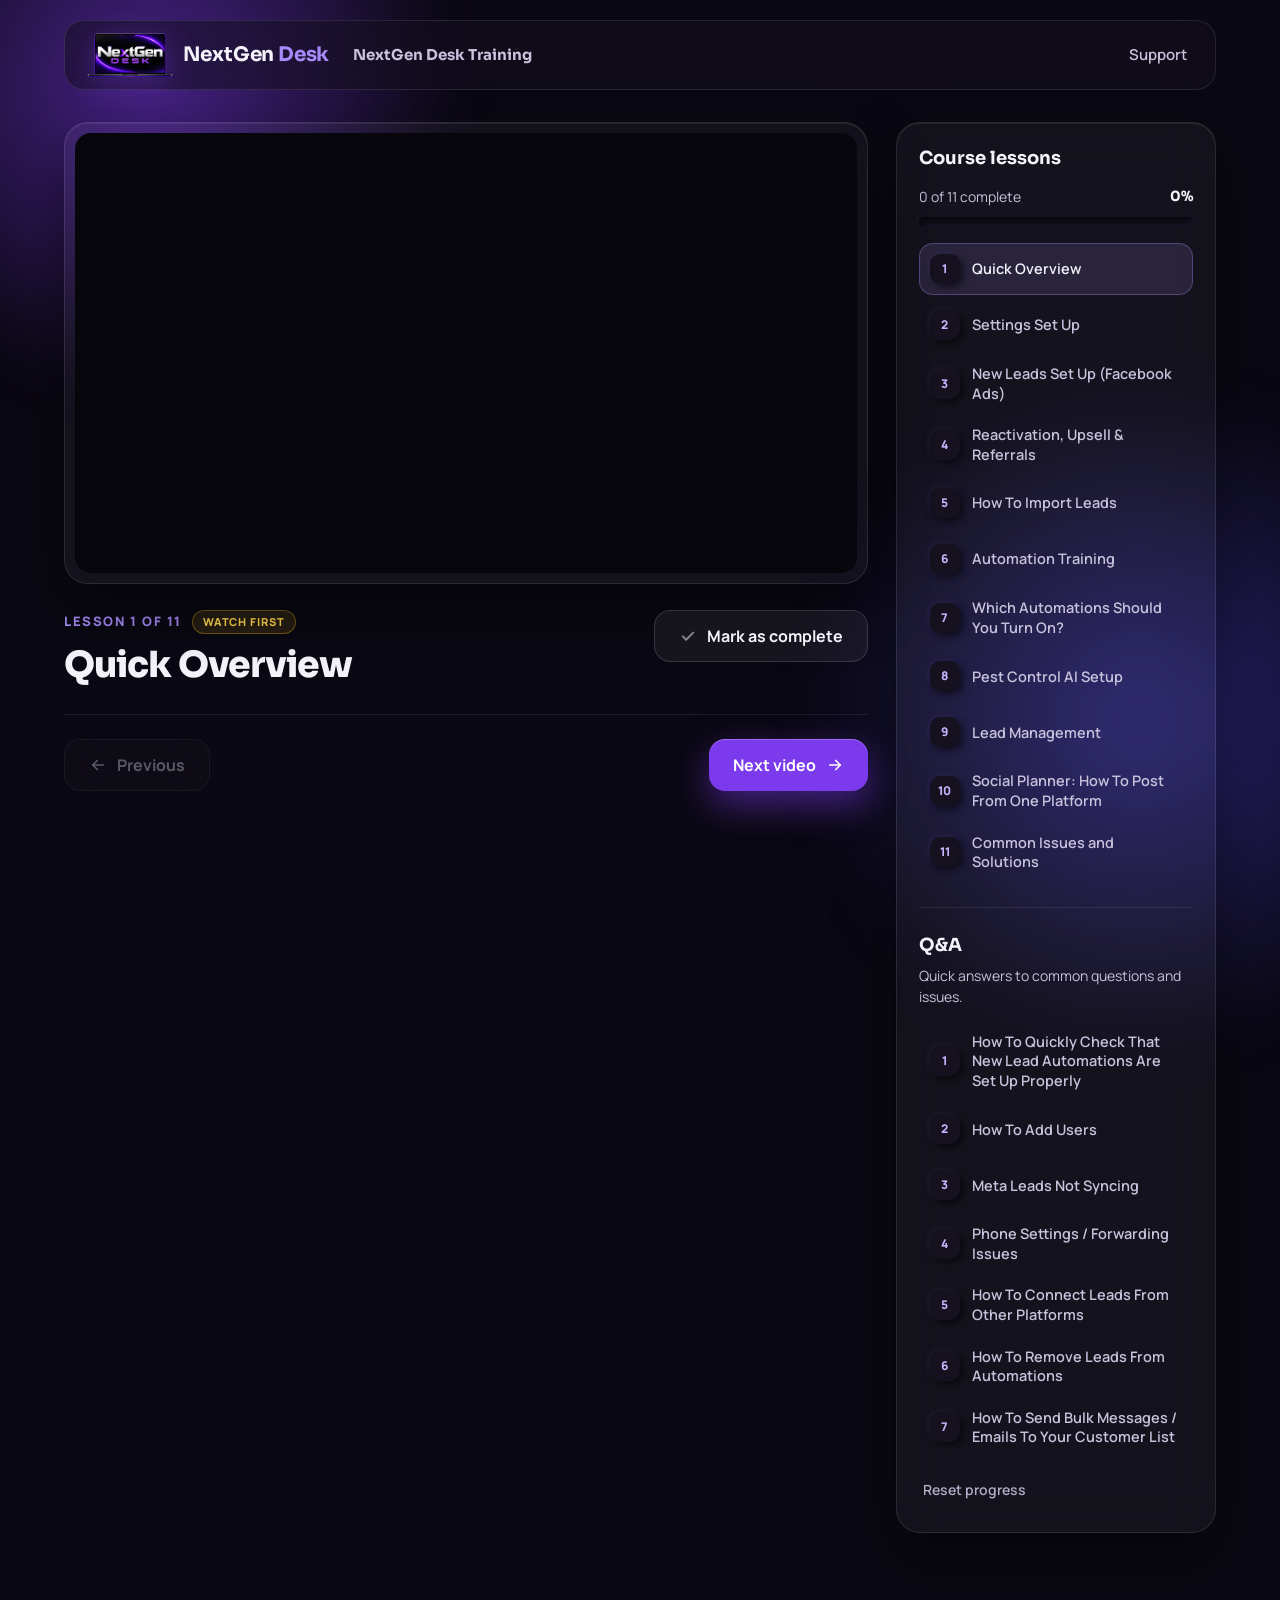
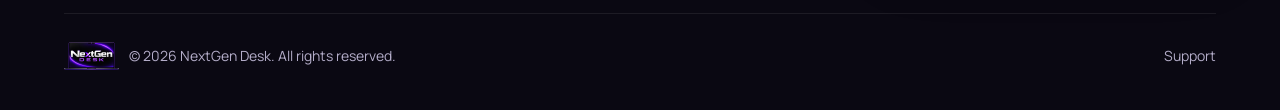
<file: index.html>
<!doctype html>
<html lang="en">
<head>
  <meta charset="utf-8">
  <meta name="viewport" content="width=device-width, initial-scale=1">
  <title>NextGen Desk Training</title>
  <meta name="description" content="NextGen Desk Training: watch the course lessons and Q&amp;A videos, and track your progress.">
  <meta name="robots" content="noindex, nofollow">

  <link rel="preconnect" href="https://fonts.googleapis.com">
  <link rel="preconnect" href="https://fonts.gstatic.com" crossorigin>
  <link rel="stylesheet" href="https://fonts.googleapis.com/css2?family=Sora:wght@500;600;700;800&family=Manrope:wght@400;500;600;700;800&display=swap">

  <link rel="stylesheet" href="styles.css">
  <link rel="stylesheet" href="course.css">
</head>
<body>

<div class="page">
  <div class="glow glow--1" aria-hidden="true"></div>
  <div class="glow glow--2" aria-hidden="true"></div>

  <header class="site-header">
    <div class="container">
      <nav class="nav" aria-label="Main">
        <a href="index.html" class="brand" aria-label="NextGen Desk home">
          <img class="brand__logo" src="assets/nextgen-desk-logo-sm.png" alt="" width="109" height="56">
          <span class="brand__name">NextGen <span class="brand__accent">Desk</span></span>
        </a>
        <span class="nav__course">NextGen Desk Training</span>
        <a href="mailto:nextgendeskai@gmail.com" class="nav__link">Support</a>
      </nav>
    </div>
  </header>

  <main class="container learn">

    <!-- Player column -->
    <section class="learn__main" aria-labelledby="lessonTitle">
      <div class="player glass">
        <div class="player__frame" id="playerFrame" oncontextmenu="return false;">
          <!-- video iframe or placeholder goes here -->
        </div>
      </div>

      <div class="lesson-head">
        <div class="lesson-head__text">
          <div class="lesson-head__kicker"><span id="lessonNum">Lesson 1</span><span id="lessonTag" class="lesson-tag" hidden></span></div>
          <h1 id="lessonTitle" class="lesson-head__title"></h1>
          <p id="lessonDesc" class="lesson-head__desc" hidden></p>
        </div>
        <button type="button" id="completeBtn" class="btn btn--ghost complete-btn" aria-pressed="false">
          <svg aria-hidden="true" viewBox="0 0 24 24" fill="none" stroke="currentColor" stroke-width="2.6" stroke-linecap="round" stroke-linejoin="round"><path d="M5 12.5l4.5 4.5L19 7.5"/></svg>
          <span id="completeLabel">Mark as complete</span>
        </button>
      </div>

      <div class="pager">
        <button type="button" id="prevBtn" class="btn btn--ghost">
          <svg aria-hidden="true" viewBox="0 0 24 24" fill="none" stroke="currentColor" stroke-width="2.2" stroke-linecap="round" stroke-linejoin="round"><path d="M19 12H5"/><path d="M11 18l-6-6 6-6"/></svg>
          Previous
        </button>
        <button type="button" id="nextBtn" class="btn btn--primary">
          <span id="nextLabel">Next video</span>
          <svg aria-hidden="true" viewBox="0 0 24 24" fill="none" stroke="currentColor" stroke-width="2.2" stroke-linecap="round" stroke-linejoin="round"><path d="M5 12h14"/><path d="M13 6l6 6-6 6"/></svg>
        </button>
      </div>
    </section>

    <!-- Sidebar: course lessons and Q&A videos. The section you are watching sits on top. -->
    <aside class="learn__side glass" aria-label="Course lessons and Q&amp;A videos">
      <div id="sideSections">
        <section class="side__sec" id="secCourse" aria-labelledby="courseTitle">
          <div class="side__head">
            <h2 class="side__title" id="courseTitle">Course lessons</h2>
            <div class="side__progress">
              <span id="progressText">0 of 0 complete</span>
              <strong id="progressPct">0%</strong>
            </div>
            <div class="bar" role="progressbar" aria-label="Course progress" aria-valuemin="0" aria-valuemax="100" aria-valuenow="0" id="progressBar">
              <div class="bar__fill" id="progressFill"></div>
            </div>
          </div>
          <ol class="lesson-list" id="lessonList"></ol>
        </section>

        <section class="side__sec" id="secQA" aria-labelledby="qaTitle" hidden>
          <div class="side__head">
            <h2 class="side__title" id="qaTitle">Q&amp;A</h2>
            <p class="side__note">Quick answers to common questions and issues.</p>
          </div>
          <ol class="lesson-list lesson-list--qa" id="qaList"></ol>
        </section>
      </div>
      <button type="button" class="link-btn" id="resetBtn">Reset progress</button>
    </aside>
  </main>

  <div class="container">
    <footer class="footer">
      <div class="footer__brand">
        <img class="footer__logo" src="assets/nextgen-desk-logo-sm.png" alt="" width="62" height="32">
        <span>© <span id="year">2026</span> NextGen Desk. All rights reserved.</span>
      </div>
      <div class="footer__links">
        <a href="mailto:nextgendeskai@gmail.com">Support</a>
      </div>
    </footer>
  </div>
</div>

<div class="toast" id="toast" role="status" aria-live="polite"></div>

<script src="course-data.js"></script>
<script src="course.js"></script>
<!-- GoHighLevel chat widget -->
<script src="https://widgets.leadconnectorhq.com/loader.js" data-resources-url="https://widgets.leadconnectorhq.com/chat-widget/loader.js" data-widget-id="6ab671c58615594d9ab5c466"></script>
</body>
</html>
</file>
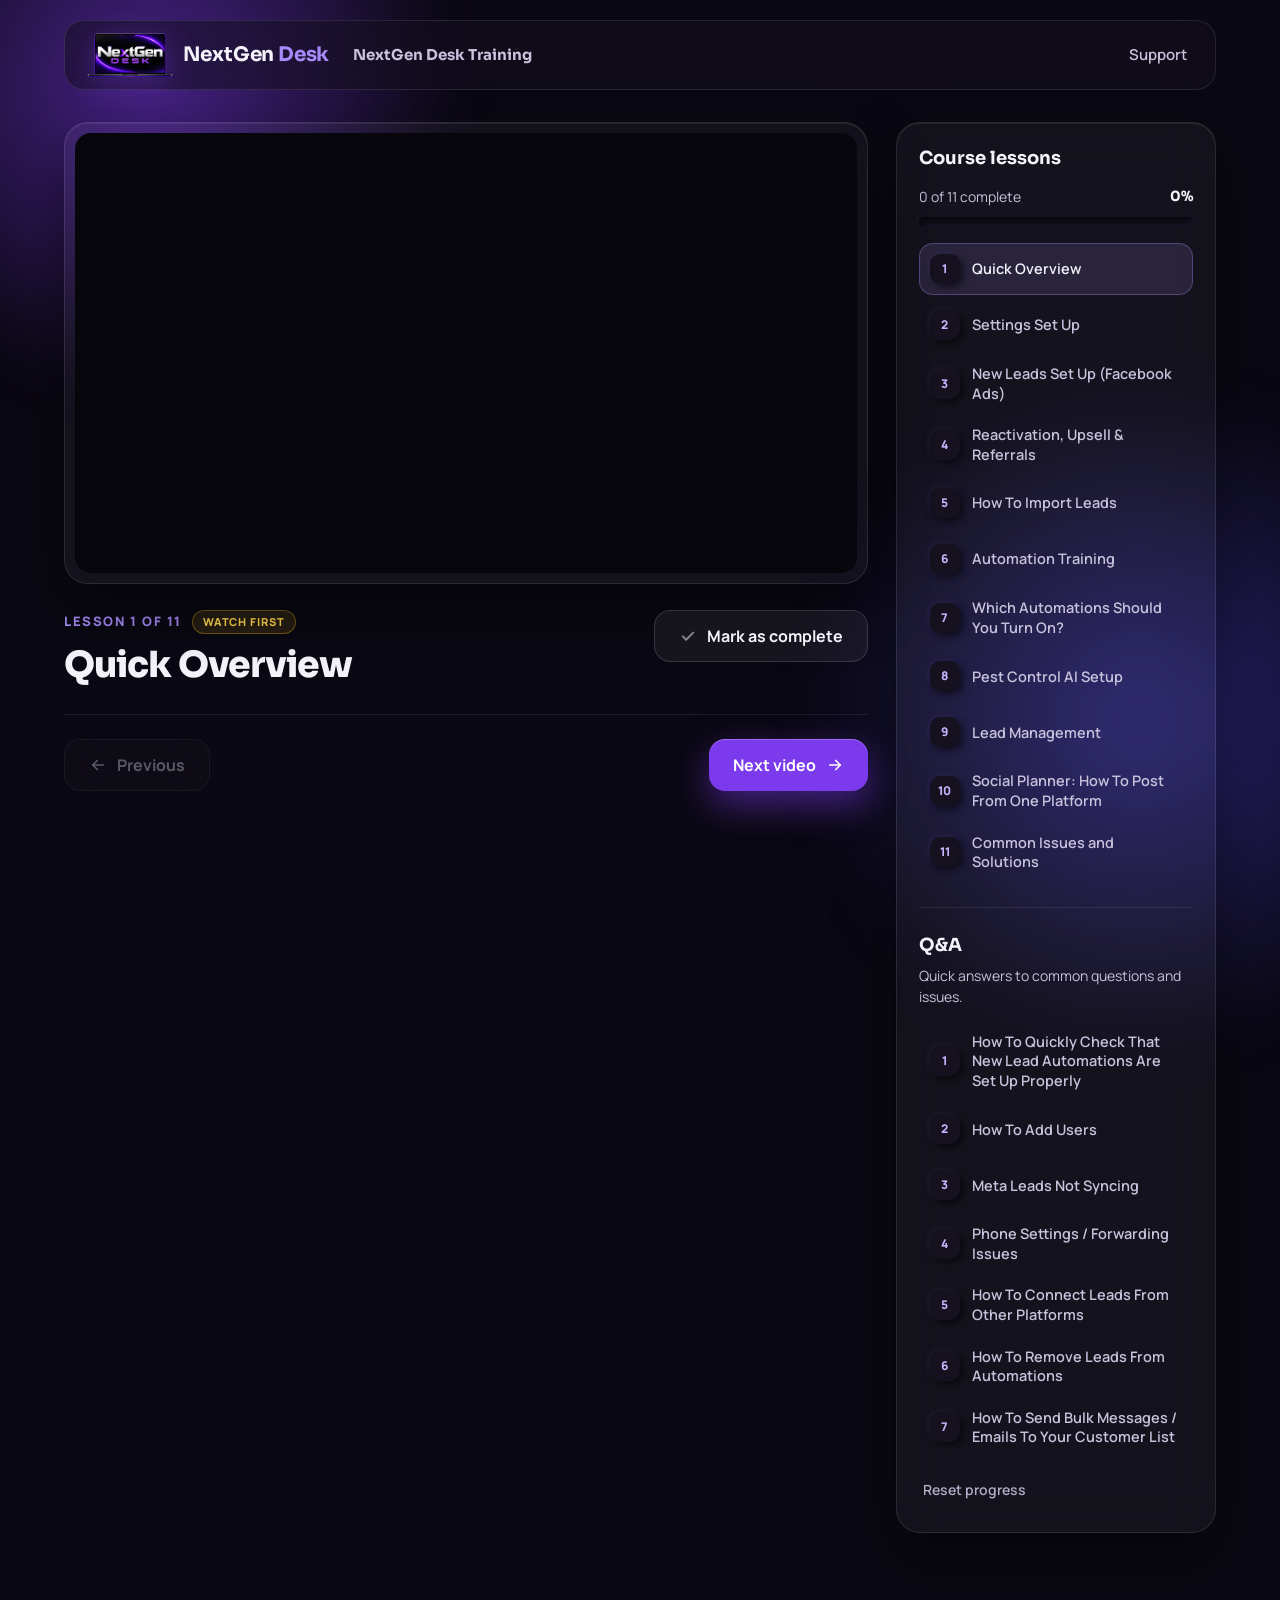
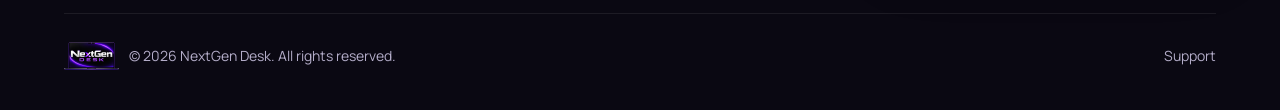
<file: course.html>
<!doctype html>
<html lang="en">
<head>
  <meta charset="utf-8">
  <meta name="viewport" content="width=device-width, initial-scale=1">
  <title>NextGen Desk Training</title>
  <meta name="robots" content="noindex, nofollow">
  <meta http-equiv="refresh" content="0; url=index.html">
  <script>location.replace('index.html' + location.hash);</script>
</head>
<body>
  <p><a href="index.html">Continue to NextGen Desk Training</a></p>
</body>
</html>
</file>
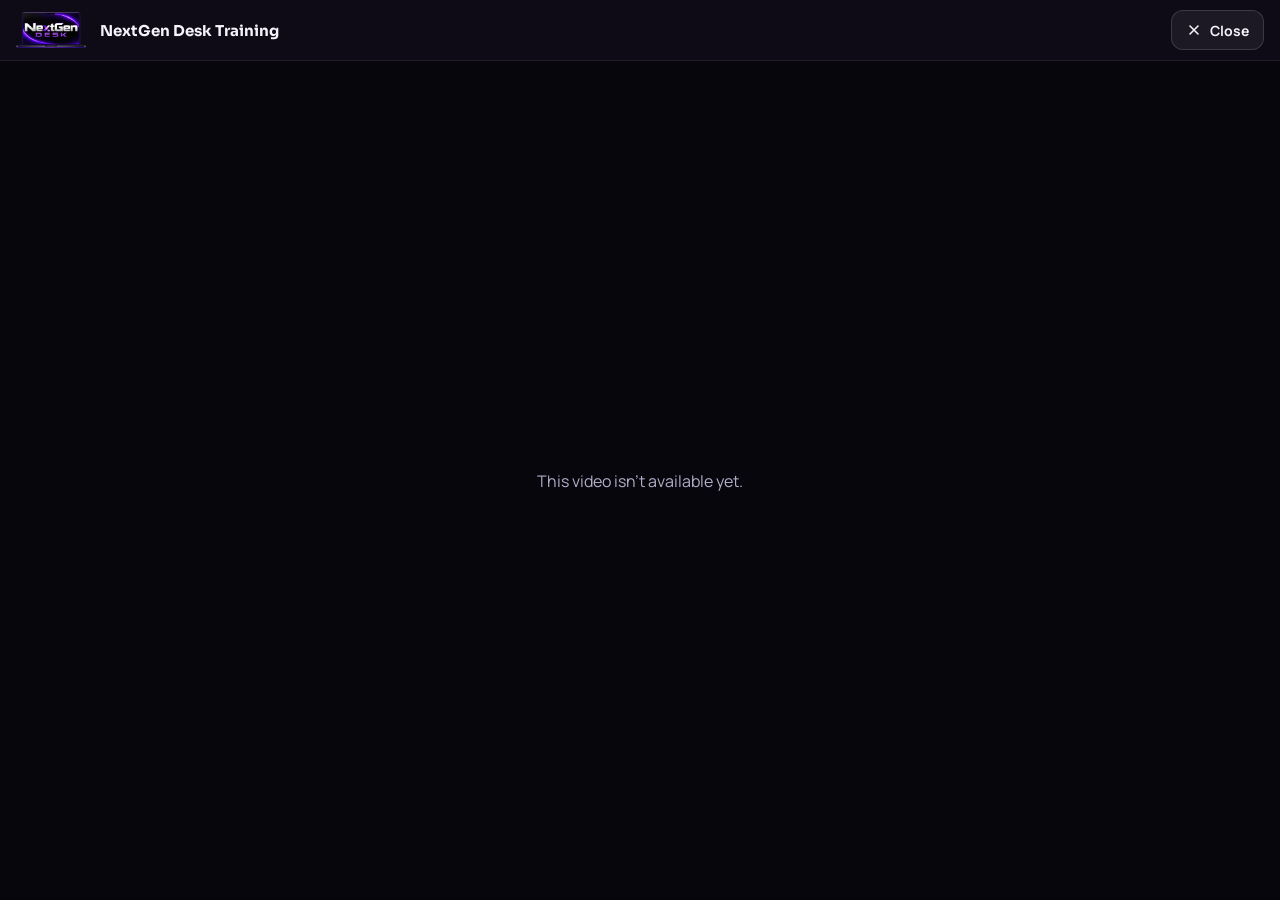
<file: watch.html>
<!doctype html>
<html lang="en">
<head>
  <meta charset="utf-8">
  <meta name="viewport" content="width=device-width, initial-scale=1">
  <title>Watch | NextGen Desk</title>
  <meta name="robots" content="noindex, nofollow">
  <link rel="preconnect" href="https://fonts.googleapis.com">
  <link rel="preconnect" href="https://fonts.gstatic.com" crossorigin>
  <link rel="stylesheet" href="https://fonts.googleapis.com/css2?family=Sora:wght@700;800&family=Manrope:wght@500;600;700&display=swap">
  <style>
    :root { --bg: #07060C; --text: #F4F2FA; --muted: #B4ADC9; --accent: #7C3AED; }
    * { box-sizing: border-box; }
    html, body { margin: 0; height: 100%; background: var(--bg); color: var(--text); font-family: 'Manrope', system-ui, sans-serif; }
    body { display: flex; flex-direction: column; }
    .bar {
      display: flex; align-items: center; gap: 14px;
      padding: 10px 16px; min-height: 60px;
      background: #0E0B17; border-bottom: 1px solid rgba(255,255,255,.08);
    }
    .bar img { height: 36px; width: auto; flex-shrink: 0; }
    .bar__title { flex: 1; min-width: 0; font-family: 'Sora', sans-serif; font-weight: 700; font-size: 15px; white-space: nowrap; overflow: hidden; text-overflow: ellipsis; }
    .bar__close {
      flex-shrink: 0; display: inline-flex; align-items: center; gap: 8px;
      min-height: 40px; padding: 8px 14px; border-radius: 12px;
      background: rgba(255,255,255,.06); border: 1px solid rgba(255,255,255,.14);
      color: var(--text); font: inherit; font-weight: 700; font-size: 14px; cursor: pointer; text-decoration: none;
    }
    .bar__close:hover { background: rgba(255,255,255,.12); }
    .bar__close svg { width: 16px; height: 16px; }
    .stage { position: relative; flex: 1; display: flex; align-items: center; justify-content: center; padding: 12px; }
    .frame { position: relative; width: 100%; max-width: calc((100vh - 84px) * 16 / 9); aspect-ratio: 16 / 9; border-radius: 12px; overflow: hidden; background: #000; }
    .frame iframe { position: absolute; inset: 0; width: 100%; height: 100%; border: 0; }
    .shield { position: absolute; top: 0; right: 0; width: 72px; height: 64px; z-index: 2; }
    .msg { color: var(--muted); text-align: center; padding: 40px 20px; }
    @media (max-width: 600px) { .bar__title { font-size: 14px; } .bar img { height: 30px; } .stage { padding: 0; } .frame { border-radius: 0; } }
  </style>
</head>
<body oncontextmenu="return false;">
  <header class="bar">
    <img src="assets/nextgen-desk-logo-sm.png" alt="NextGen Desk">
    <div class="bar__title" id="title">NextGen Desk Training</div>
    <button type="button" class="bar__close" id="closeBtn">
      <svg aria-hidden="true" viewBox="0 0 24 24" fill="none" stroke="currentColor" stroke-width="2.4" stroke-linecap="round" stroke-linejoin="round"><path d="M18 6L6 18M6 6l12 12"/></svg>
      Close
    </button>
  </header>
  <main class="stage" id="stage"></main>

  <script src="course-data.js"></script>
  <script>
    (function () {
      var C = window.COURSE || { lessons: [] };
      var n = parseInt((location.hash.match(/lesson-(\d+)/) || [])[1], 10);
      var l = C.lessons[n - 1];
      var stage = document.getElementById('stage');
      if (l && l.driveId) {
        document.title = l.title + ' | NextGen Desk';
        document.getElementById('title').textContent = 'Lesson ' + n + ': ' + l.title;
        stage.innerHTML = '<div class="frame"><iframe src="https://drive.google.com/file/d/' + encodeURIComponent(l.driveId) +
          '/preview" allow="autoplay; fullscreen" allowfullscreen referrerpolicy="no-referrer" title=""></iframe>' +
          '<div class="shield" aria-hidden="true"></div></div>';
        stage.querySelector('iframe').title = l.title;
      } else {
        stage.innerHTML = '<p class="msg">This video isn’t available yet.</p>';
      }
      // Close the tab (or go back to the course if the browser won't close it)
      document.getElementById('closeBtn').addEventListener('click', function () {
        window.close();
        setTimeout(function () { location.href = 'index.html' + (n ? '#lesson-' + n : ''); }, 150);
      });
      document.addEventListener('keydown', function (e) {
        var k = (e.key || '').toLowerCase();
        if ((e.ctrlKey || e.metaKey) && (k === 's' || k === 'u')) e.preventDefault();
      });
    })();
  </script>
</body>
</html>
</file>
<file: styles.css>
/* =========================================================
   NextGen Courses — Landing Page
   Dark glassmorphism + soft neumorphic accents
   ========================================================= */

:root {
  --bg: #0A0812;
  --surface-neu: #13101D;
  --surface-neu-2: #15111F;
  --text: #F4F2FA;
  --text-soft: #E4E0F0;
  --muted: #C9C2DD;
  --muted-2: #B4ADC9;
  --accent: #7C3AED;
  --accent-light: #A78BFA;
  --accent-pale: #DDD6FE;

  --glass-bg: rgba(255, 255, 255, 0.045);
  --glass-border: rgba(255, 255, 255, 0.10);
  --glass-blur: blur(22px);
  --glass-shadow: 0 24px 60px rgba(0, 0, 0, 0.45), inset 0 1px 0 rgba(255, 255, 255, 0.08);

  --neu-raised: 6px 6px 14px rgba(0, 0, 0, 0.6), -5px -5px 12px rgba(140, 110, 220, 0.12);
  --neu-pressed: inset 5px 5px 12px rgba(0, 0, 0, 0.55), inset -4px -4px 10px rgba(140, 110, 220, 0.08);

  --font-display: 'Sora', system-ui, sans-serif;
  --font-body: 'Manrope', system-ui, sans-serif;
  --container: 1200px;
}

*, *::before, *::after { box-sizing: border-box; }

html { scroll-behavior: smooth; }

body {
  margin: 0;
  background: var(--bg);
  color: var(--text);
  font-family: var(--font-body);
  line-height: 1.5;
  -webkit-font-smoothing: antialiased;
  overflow-x: hidden;
}

img { display: block; max-width: 100%; }

a { color: #C4B5FD; }
a:hover { color: #EDE9FE; }

:focus-visible {
  outline: 2px solid var(--accent-light);
  outline-offset: 3px;
  border-radius: 8px;
}

.container {
  position: relative;
  max-width: var(--container);
  margin: 0 auto;
  padding: 0 24px;
}

/* ---------- Ambient glows ---------- */
.page { position: relative; overflow: hidden; min-height: 100vh; }

.glow {
  position: absolute;
  border-radius: 50%;
  filter: blur(30px);
  pointer-events: none;
  z-index: 0;
}
.glow--1 { top: -220px; left: -160px; width: 620px; height: 620px; background: radial-gradient(circle, rgba(124,58,237,.55), rgba(124,58,237,0) 70%); }
.glow--2 { top: 380px; right: -200px; width: 680px; height: 680px; background: radial-gradient(circle, rgba(79,70,229,.45), rgba(79,70,229,0) 70%); }
.glow--3 { top: 1900px; left: -240px; width: 640px; height: 640px; background: radial-gradient(circle, rgba(168,85,247,.35), rgba(168,85,247,0) 70%); }
.glow--4 { bottom: 260px; right: -180px; width: 560px; height: 560px; background: radial-gradient(circle, rgba(124,58,237,.40), rgba(124,58,237,0) 70%); }

/* ---------- Reusable surfaces ---------- */
.glass {
  background: var(--glass-bg);
  border: 1px solid var(--glass-border);
  backdrop-filter: var(--glass-blur);
  -webkit-backdrop-filter: var(--glass-blur);
  box-shadow: var(--glass-shadow);
}

.neu {
  background: var(--surface-neu);
  box-shadow: 8px 8px 20px rgba(0,0,0,.55), -6px -6px 16px rgba(140,110,220,.09);
}

/* ---------- Buttons ---------- */
.btn {
  display: inline-flex;
  align-items: center;
  justify-content: center;
  gap: 10px;
  min-height: 48px;
  padding: 14px 24px;
  border-radius: 16px;
  font-weight: 700;
  font-size: 16px;
  text-decoration: none;
  transition: transform .2s ease, box-shadow .2s ease, background .2s ease;
}
.btn:hover { transform: translateY(-2px); }

.btn--primary {
  background: var(--accent);
  color: #fff;
  box-shadow: 0 14px 36px rgba(124,58,237,.5), inset 0 1px 0 rgba(255,255,255,.25);
}
.btn--primary:hover { color: #fff; box-shadow: 0 18px 44px rgba(124,58,237,.65), inset 0 1px 0 rgba(255,255,255,.25); }

.btn--ghost {
  background: rgba(255,255,255,.06);
  border: 1px solid rgba(255,255,255,.14);
  color: var(--text);
  backdrop-filter: blur(16px);
  -webkit-backdrop-filter: blur(16px);
}
.btn--ghost:hover { color: var(--text); background: rgba(255,255,255,.10); }

.btn--white { background: #fff; color: #1E1033; font-weight: 800; box-shadow: 0 14px 34px rgba(0,0,0,.35); }
.btn--white:hover { color: #1E1033; }

.btn--outline-light { background: rgba(255,255,255,.08); border: 1px solid rgba(255,255,255,.25); color: #fff; font-weight: 800; }
.btn--outline-light:hover { color: #fff; background: rgba(255,255,255,.14); }

.btn svg { width: 18px; height: 18px; }

/* ---------- Header / Nav ---------- */
.site-header {
  position: sticky;
  top: 0;
  z-index: 50;
  padding-top: 20px;
}

.nav {
  display: flex;
  align-items: center;
  justify-content: space-between;
  gap: 16px;
  padding: 12px 14px 12px 22px;
  border-radius: 20px;
  background: rgba(20, 16, 32, 0.55);
  border: 1px solid var(--glass-border);
  backdrop-filter: blur(20px);
  -webkit-backdrop-filter: blur(20px);
}

.brand {
  display: flex;
  align-items: center;
  gap: 10px;
  color: var(--text);
  text-decoration: none;
}
.brand:hover { color: var(--text); }
.brand__name { font-family: var(--font-display); font-weight: 700; font-size: 20px; letter-spacing: -0.01em; }

.nav__links { display: flex; align-items: center; gap: 4px; }
.nav__link {
  padding: 10px 14px;
  color: var(--muted);
  text-decoration: none;
  font-weight: 600;
  font-size: 15px;
  border-radius: 12px;
}
.nav__link:hover { color: var(--text); background: rgba(255,255,255,.05); }
.nav__cta { margin-left: 8px; min-height: 44px; padding: 10px 20px; font-size: 15px; }

/* ---------- Section headings ---------- */
section { position: relative; z-index: 1; }

.eyebrow {
  font-size: 14px;
  font-weight: 800;
  letter-spacing: .14em;
  text-transform: uppercase;
  color: var(--accent-light);
}

.section-title {
  margin: 14px 0 0;
  font-family: var(--font-display);
  font-weight: 800;
  font-size: clamp(30px, 4vw, 44px);
  line-height: 1.12;
  letter-spacing: -0.03em;
}

.section-intro {
  margin: 16px 0 0;
  font-size: 18px;
  line-height: 1.65;
  color: var(--muted);
}

.section-head--center { text-align: center; max-width: 680px; margin: 0 auto; }

/* ---------- Hero ---------- */
.hero {
  display: flex;
  flex-wrap: wrap;
  align-items: center;
  gap: 56px;
  padding: 88px 0 104px;
}

.hero__copy { flex: 1 1 480px; min-width: 0; }

.badge {
  display: inline-flex;
  align-items: center;
  gap: 10px;
  padding: 8px 14px;
  border-radius: 999px;
  background: rgba(167,139,250,.12);
  border: 1px solid rgba(167,139,250,.30);
  font-size: 14px;
  font-weight: 700;
  color: var(--accent-pale);
  letter-spacing: .04em;
  text-transform: uppercase;
}
.badge__dot { width: 8px; height: 8px; border-radius: 50%; background: var(--accent-light); box-shadow: 0 0 12px var(--accent-light); }

.hero__title {
  margin: 24px 0 0;
  font-family: var(--font-display);
  font-weight: 800;
  font-size: clamp(40px, 6vw, 68px);
  line-height: 1.04;
  letter-spacing: -0.035em;
}
.hero__title span { color: var(--accent-light); }

.hero__text { margin: 24px 0 0; max-width: 560px; font-size: 19px; line-height: 1.65; color: var(--muted); }

.hero__actions { display: flex; flex-wrap: wrap; gap: 14px; margin-top: 36px; }

.hero__visual { flex: 1 1 440px; min-width: 0; display: flex; justify-content: center; }

.showcase {
  position: relative;
  width: 100%;
  max-width: 500px;
  padding: 22px;
  border-radius: 30px;
  background: rgba(255,255,255,.05);
  border: 1px solid rgba(255,255,255,.12);
  backdrop-filter: blur(24px);
  -webkit-backdrop-filter: blur(24px);
  box-shadow: 0 30px 80px rgba(0,0,0,.5), inset 0 1px 0 rgba(255,255,255,.10);
}
.showcase__main {
  width: 100%;
  aspect-ratio: 16 / 9;
  object-fit: cover;
  border-radius: 18px;
  box-shadow: 0 16px 40px rgba(0,0,0,.5);
}
.showcase__second-wrap { display: flex; justify-content: flex-end; margin-top: -48px; }
.showcase__second {
  width: 72%;
  aspect-ratio: 16 / 9;
  object-fit: cover;
  border-radius: 16px;
  border: 4px solid rgba(20,16,32,.9);
  box-shadow: 0 20px 50px rgba(0,0,0,.6);
  transform: translateX(28px);
}

.showcase__chip {
  position: absolute;
  left: -18px;
  bottom: 34px;
  display: flex;
  align-items: center;
  gap: 12px;
  padding: 12px 16px;
  border-radius: 16px;
  background: rgba(24,19,38,.75);
  border: 1px solid rgba(255,255,255,.14);
  backdrop-filter: blur(18px);
  -webkit-backdrop-filter: blur(18px);
  box-shadow: 0 14px 30px rgba(0,0,0,.45);
}
.showcase__chip strong { display: block; font-size: 15px; }
.showcase__chip small { font-size: 13px; color: var(--muted-2); }

.icon-tile {
  width: 40px;
  height: 40px;
  border-radius: 12px;
  display: flex;
  align-items: center;
  justify-content: center;
  background: var(--surface-neu-2);
  box-shadow: 4px 4px 10px rgba(0,0,0,.6), -3px -3px 8px rgba(140,110,220,.14);
}

/* ---------- Courses ---------- */
.courses { padding: 24px 0 96px; }

.course-grid {
  display: grid;
  grid-template-columns: repeat(auto-fit, minmax(min(100%, 460px), 1fr));
  gap: 28px;
  margin-top: 56px;
}

.course-card {
  display: flex;
  flex-direction: column;
  padding: 20px;
  border-radius: 28px;
  transition: transform .3s ease, border-color .3s ease;
}
.course-card:hover { transform: translateY(-6px); border-color: rgba(167,139,250,.35); }

.course-card__img { width: 100%; aspect-ratio: 16 / 9; object-fit: cover; border-radius: 18px; }

.course-card__body { display: flex; flex-direction: column; flex-grow: 1; padding: 26px 10px 8px; }

.tags { display: flex; flex-wrap: wrap; gap: 8px; }
.tag {
  padding: 6px 12px;
  border-radius: 999px;
  font-size: 13px;
  font-weight: 700;
  background: rgba(255,255,255,.06);
  border: 1px solid rgba(255,255,255,.12);
  color: var(--muted);
}
.tag--accent { background: rgba(167,139,250,.14); border-color: rgba(167,139,250,.28); color: var(--accent-pale); }

.course-card__title {
  margin: 18px 0 0;
  font-family: var(--font-display);
  font-weight: 800;
  font-size: 28px;
  letter-spacing: -0.02em;
}
.course-card__desc { margin: 12px 0 0; font-size: 16px; line-height: 1.65; color: var(--muted); }

.learn-label {
  margin-top: 22px;
  font-size: 13px;
  font-weight: 800;
  letter-spacing: .12em;
  text-transform: uppercase;
  color: var(--accent-light);
}

.checklist { list-style: none; margin: 14px 0 0; padding: 0; display: flex; flex-direction: column; gap: 12px; }
.checklist li { display: flex; gap: 12px; align-items: flex-start; font-size: 15px; line-height: 1.55; color: var(--text-soft); }
.checklist svg { flex-shrink: 0; width: 20px; height: 20px; margin-top: 2px; }

.course-card__spacer { flex-grow: 1; min-height: 26px; }

.price-box {
  display: flex;
  flex-wrap: wrap;
  align-items: center;
  justify-content: space-between;
  gap: 16px;
  padding: 18px 20px;
  border-radius: 20px;
  background: #120F1C;
  box-shadow: var(--neu-pressed);
}
.price-box__label { font-size: 13px; color: var(--muted-2); font-weight: 600; }
.price-box__value { font-family: var(--font-display); font-weight: 800; font-size: 26px; }

/* ---------- Compare ---------- */
.compare { padding: 24px 0 96px; }
.compare__panel {
  padding: clamp(28px, 5vw, 56px);
  border-radius: 32px;
  background: rgba(255,255,255,.04);
  border: 1px solid var(--glass-border);
  backdrop-filter: var(--glass-blur);
  -webkit-backdrop-filter: var(--glass-blur);
  box-shadow: inset 0 1px 0 rgba(255,255,255,.07);
}
.compare__grid {
  display: grid;
  grid-template-columns: repeat(auto-fit, minmax(min(100%, 340px), 1fr));
  gap: 24px;
  margin-top: 36px;
}
.compare__card { padding: 28px; border-radius: 24px; }
.compare__card h3 { margin: 0; font-family: var(--font-display); font-weight: 700; font-size: 20px; }
.compare__card ul { margin: 18px 0 0; padding-left: 20px; display: flex; flex-direction: column; gap: 10px; font-size: 16px; line-height: 1.6; color: var(--muted); }

/* ---------- Steps ---------- */
.steps { padding: 24px 0 96px; }
.steps__grid {
  display: grid;
  grid-template-columns: repeat(auto-fit, minmax(min(100%, 280px), 1fr));
  gap: 24px;
  margin-top: 52px;
}
.step { padding: 32px 28px; border-radius: 26px; }
.step__num {
  width: 60px;
  height: 60px;
  border-radius: 18px;
  display: flex;
  align-items: center;
  justify-content: center;
  background: var(--surface-neu-2);
  box-shadow: var(--neu-raised);
  font-family: var(--font-display);
  font-weight: 800;
  font-size: 22px;
  color: #C4B5FD;
}
.step h3 { margin: 24px 0 0; font-family: var(--font-display); font-weight: 700; font-size: 21px; }
.step p { margin: 10px 0 0; font-size: 16px; line-height: 1.65; color: var(--muted); }

/* ---------- FAQ ---------- */
.faq { padding: 24px 0 96px; }
.faq__layout { display: flex; flex-wrap: wrap; gap: 48px; }
.faq__intro { flex: 1 1 300px; min-width: 0; }
.faq__list { flex: 999 1 520px; min-width: 0; display: flex; flex-direction: column; gap: 14px; }

.faq__item {
  border-radius: 20px;
  background: var(--glass-bg);
  border: 1px solid var(--glass-border);
  backdrop-filter: blur(18px);
  -webkit-backdrop-filter: blur(18px);
  transition: border-color .2s ease;
}
.faq__item[open] { border-color: rgba(167,139,250,.35); }

.faq__item summary {
  list-style: none;
  cursor: pointer;
  display: flex;
  align-items: center;
  justify-content: space-between;
  gap: 16px;
  padding: 22px 24px;
  font-weight: 700;
  font-size: 17px;
}
.faq__item summary::-webkit-details-marker { display: none; }

.faq__icon { flex-shrink: 0; font-size: 26px; line-height: 1; color: var(--accent-light); transition: transform .2s ease; }
.faq__item[open] .faq__icon { transform: rotate(45deg); }

.faq__item p { margin: 0; padding: 0 24px 22px; font-size: 16px; line-height: 1.65; color: var(--muted); }

/* ---------- Final CTA ---------- */
.cta { padding: 24px 0 88px; }
.cta__panel {
  text-align: center;
  padding: clamp(40px, 7vw, 80px) clamp(24px, 5vw, 64px);
  border-radius: 36px;
  background: rgba(124,58,237,.16);
  border: 1px solid rgba(167,139,250,.30);
  backdrop-filter: blur(24px);
  -webkit-backdrop-filter: blur(24px);
  box-shadow: 0 30px 80px rgba(0,0,0,.45), inset 0 1px 0 rgba(255,255,255,.12);
}
.cta__title {
  margin: 0 auto;
  max-width: 720px;
  font-family: var(--font-display);
  font-weight: 800;
  font-size: clamp(32px, 4.6vw, 52px);
  line-height: 1.08;
  letter-spacing: -0.03em;
}
.cta__text { margin: 18px auto 0; max-width: 560px; font-size: 18px; line-height: 1.65; color: var(--accent-pale); }
.cta__actions { display: flex; flex-wrap: wrap; justify-content: center; gap: 14px; margin-top: 34px; }

/* ---------- Footer ---------- */
.footer {
  position: relative;
  z-index: 1;
  display: flex;
  flex-wrap: wrap;
  align-items: center;
  justify-content: space-between;
  gap: 16px;
  padding: 28px 0 40px;
  border-top: 1px solid rgba(255,255,255,.08);
  font-size: 14px;
  color: var(--muted-2);
}
.footer__brand { display: flex; align-items: center; gap: 10px; }
.footer__links { display: flex; flex-wrap: wrap; gap: 20px; }
.footer__links a { color: var(--muted-2); text-decoration: none; }
.footer__links a:hover { color: var(--text); }

/* ---------- Scroll reveal ---------- */
.reveal { opacity: 0; transform: translateY(24px); transition: opacity .7s ease, transform .7s ease; }
.reveal.is-visible { opacity: 1; transform: none; }

/* ---------- Responsive ---------- */
@media (max-width: 760px) {
  .nav__link { display: none; }
  .nav__cta { margin-left: 0; }
  .hero { padding: 56px 0 72px; gap: 40px; }
  .hero__text { font-size: 17px; }
  .showcase__chip { left: 10px; bottom: 14px; }
  .showcase__second { transform: none; }
  .course-card__title { font-size: 24px; }
  .price-box .btn { width: 100%; }
}

@media (prefers-reduced-motion: reduce) {
  html { scroll-behavior: auto; }
  .reveal { opacity: 1; transform: none; transition: none; }
  .btn, .course-card, .faq__icon { transition: none; }
}

/* Links from course cards to course pages */
.course-card__media { display: block; border-radius: 18px; overflow: hidden; }
.course-card__media .course-card__img { transition: transform .4s ease; }
.course-card__media:hover .course-card__img { transform: scale(1.03); }
.course-card__title-link { color: inherit; text-decoration: none; }
.course-card__title-link:hover { color: var(--accent-light); }
.view-course {
  display: inline-flex; align-items: center; gap: 8px;
  margin-top: 20px; min-height: 44px;
  font-weight: 700; font-size: 15px; color: #C4B5FD; text-decoration: none;
}
.view-course svg { width: 16px; height: 16px; transition: transform .2s ease; }
.view-course:hover svg { transform: translateX(3px); }

/* Single-course layout */
.course-grid--single { grid-template-columns: minmax(0, 680px); justify-content: center; }
.showcase--single .showcase__chip { bottom: -24px; }
@media (max-width: 760px) { .showcase--single .showcase__chip { bottom: -20px; } }
/* Keep covers at their real shape on small screens (the img height attribute was forcing 268px) */
.showcase__main, .course-card__img { height: auto; }

/* Course CTA box (replaces the price box) */
.go-box {
  display: flex; flex-wrap: wrap; align-items: center; justify-content: space-between; gap: 16px;
  padding: 18px 20px; border-radius: 20px; background: #120F1C; box-shadow: var(--neu-pressed);
}
.go-box__label { font-size: 13px; color: var(--muted-2); font-weight: 600; }
.go-box__value { font-family: var(--font-display); font-weight: 800; font-size: 22px; }
@media (max-width: 760px) { .go-box .btn { width: 100%; } }

/* NextGen Desk logo */
.brand__logo { height: 44px; width: auto; filter: drop-shadow(0 6px 14px rgba(124,58,237,.35)); }
.brand__accent { color: var(--accent-light); }
.footer__logo { height: 28px; width: auto; }
@media (max-width: 760px) { .brand__logo { height: 38px; } .brand__name { font-size: 18px; } }
.brand__name, .nav__back { white-space: nowrap; }
@media (max-width: 420px) { .brand__name { display: none; } .brand__logo { height: 42px; } }

/* =========================================================
   Responsive polish (all screen sizes)
   ========================================================= */
.section-title, .hero__title, .cta__title, .course-card__title { text-wrap: balance; }
.section-intro, .hero__text, .cta__text { text-wrap: pretty; }

/* How it works: 3 across on tablet+ (no lonely third card), stacked on phones */
.steps__grid { grid-template-columns: repeat(3, minmax(0, 1fr)); }
@media (max-width: 720px) { .steps__grid { grid-template-columns: 1fr; gap: 16px; margin-top: 36px; } }
@media (min-width: 721px) and (max-width: 900px) { .step { padding: 24px 20px; } .step h3 { font-size: 19px; } }

/* Tablet */
@media (max-width: 1024px) {
  .hero { gap: 44px; padding: 64px 0 80px; }
  .courses, .compare, .steps, .faq { padding-bottom: 80px; }
}
@media (max-width: 900px) {
  .hero__copy, .hero__visual { flex-basis: 100%; }
  .hero__copy { text-align: left; }
  .faq__layout { gap: 28px; }
}

/* Phones */
@media (max-width: 760px) {
  .container { padding: 0 16px; }
  .site-header { padding-top: 12px; }
  .nav { padding: 10px 10px 10px 14px; border-radius: 18px; }
  .hero { padding: 40px 0 64px; gap: 48px; }
  .hero__title { margin-top: 18px; }
  .hero__text { margin-top: 18px; }
  .hero__actions { margin-top: 28px; }
  .hero__actions .btn { flex: 1 1 auto; }
  .showcase { padding: 14px; border-radius: 24px; }
  .showcase__chip { left: 50%; transform: translateX(-50%); white-space: nowrap; }

  .courses, .compare, .steps, .faq { padding: 8px 0 64px; }
  .cta { padding: 8px 0 56px; }
  .course-grid { margin-top: 32px; }
  .course-card { padding: 12px; border-radius: 22px; }
  .course-card__body { padding: 20px 8px 6px; }
  .course-card__img { border-radius: 14px; }

  .compare__panel { padding: 24px 18px; border-radius: 24px; }
  .compare__grid { margin-top: 22px; }
  .compare__card { padding: 22px 18px; border-radius: 18px; }

  .step { padding: 24px 22px; border-radius: 22px; }
  .step__num { width: 52px; height: 52px; font-size: 19px; border-radius: 16px; }
  .step h3 { margin-top: 18px; }

  .faq__item summary { padding: 18px 18px; font-size: 16px; }
  .faq__item p { padding: 0 18px 18px; }

  .cta__panel { border-radius: 26px; }
  .cta__actions .btn { flex: 1 1 200px; }

  .footer { padding: 24px 0 32px; justify-content: center; text-align: center; }
  .footer__brand { justify-content: center; }
  .footer__links { justify-content: center; }
}
@media (max-width: 420px) {
  .go-box { flex-direction: column; align-items: stretch; text-align: center; padding: 16px; }
  .go-box__value { font-size: 20px; }
  .section-intro { font-size: 16px; }
  .compare__card ul { padding-left: 18px; font-size: 15px; }
}
@media (max-width: 360px) {
  .hero__actions .btn { flex-basis: 100%; }
  .course-card__title { font-size: 22px; }
}

/* Large screens */
@media (min-width: 1440px) {
  :root { --container: 1240px; }
}
@media (max-width: 760px) {
  .showcase--single .showcase__chip {
    position: relative; left: auto; bottom: auto; transform: none;
    width: fit-content; margin: 14px auto 0;
  }
}

/* New cover is 3:2, show it whole (no cropping of "Training Course") */
.showcase__main, .course-card__img { aspect-ratio: 1280 / 853; object-fit: cover; }


/* =========================================================
   Q&A videos section (homepage)
   ========================================================= */
.nav__link--qa { color: var(--accent-pale); background: rgba(167,139,250,.12); }
.nav__link--qa:hover { background: rgba(167,139,250,.22); }

.qa-home { padding: 24px 0 96px; }
.qa-home__panel {
  padding: clamp(28px, 5vw, 56px);
  border-radius: 32px;
  background: linear-gradient(145deg, rgba(124,58,237,.20), rgba(255,255,255,.04) 55%);
  border: 1px solid rgba(167,139,250,.32);
  backdrop-filter: var(--glass-blur);
  -webkit-backdrop-filter: var(--glass-blur);
  box-shadow: 0 24px 60px rgba(0,0,0,.4), inset 0 1px 0 rgba(255,255,255,.08);
}
.qa-home__head { max-width: 680px; }
.qa-home__grid {
  display: grid;
  grid-template-columns: repeat(2, minmax(0, 1fr));
  gap: 16px;
  margin-top: 36px;
}
.qa-item {
  display: flex; align-items: center; gap: 16px;
  min-width: 0; padding: 18px 20px; border-radius: 20px;
  color: var(--text); text-decoration: none;
  border: 1px solid rgba(255,255,255,.06);
  transition: transform .18s ease, border-color .18s ease;
}
.qa-item:hover { color: var(--text); transform: translateY(-2px); border-color: rgba(167,139,250,.45); }
.qa-item__icon {
  flex: none; display: grid; place-items: center;
  width: 44px; height: 44px; border-radius: 14px;
  background: rgba(167,139,250,.16); color: var(--accent-light);
}
.qa-item__icon svg { width: 18px; height: 18px; margin-left: 2px; }
.qa-item__title { flex: 1; min-width: 0; font-weight: 700; font-size: 16px; line-height: 1.4; overflow-wrap: anywhere; }
.qa-item__go { flex: none; color: var(--muted-2); }
.qa-item__go svg { width: 18px; height: 18px; display: block; }
.qa-item:hover .qa-item__go { color: var(--accent-pale); }

.qa-cta {
  display: flex; align-items: center; justify-content: center; gap: 10px;
  min-height: 56px; padding: 14px 22px; border-radius: 20px;
  background: linear-gradient(135deg, #7C3AED, #6D28D9); color: #fff;
  font-family: var(--font-display); font-weight: 700; font-size: 17px; text-decoration: none;
  box-shadow: 0 14px 36px rgba(124,58,237,.5), inset 0 1px 0 rgba(255,255,255,.22);
  transition: transform .18s ease;
}
.qa-cta:hover { color: #fff; transform: translateY(-2px); }
.qa-cta svg { width: 18px; height: 18px; }
.qa-cta--wide { grid-column: 1 / -1; }

@media (max-width: 760px) {
  .qa-home { padding: 8px 0 64px; }
  .qa-home__panel { padding: 24px 18px; border-radius: 24px; }
  .qa-home__grid { grid-template-columns: 1fr; margin-top: 24px; gap: 12px; }
  .qa-item { padding: 14px 16px; border-radius: 18px; gap: 14px; }
}
@media (prefers-reduced-motion: reduce) {
  .qa-item, .qa-cta { transition: none; }
}
</file>
<file: course.css>
/* =========================================================
   NextGen Desk Training — course player page
   (loads after styles.css)
   ========================================================= */

main { position: relative; z-index: 1; }

.nav__course {
  flex: 1;
  min-width: 0;
  text-align: center;
  font-family: var(--font-display);
  font-weight: 700;
  font-size: 15px;
  color: var(--muted);
  white-space: nowrap;
  overflow: hidden;
  text-overflow: ellipsis;
}
.nav__back { display: inline-flex; align-items: center; gap: 8px; }

/* ---------- Layout ---------- */
.learn {
  display: flex;
  flex-wrap: wrap;
  align-items: flex-start;
  gap: 28px;
  padding-top: 32px;
  padding-bottom: 80px;
}
.learn__main { flex: 999 1 620px; min-width: 0; }
.learn__side { flex: 1 1 320px; min-width: 0; border-radius: 24px; padding: 22px; position: sticky; top: 110px; }

/* ---------- Player ---------- */
.player { padding: 10px; border-radius: 24px; }
.player__frame {
  position: relative;
  width: 100%;
  aspect-ratio: 16 / 9;
  border-radius: 16px;
  overflow: hidden;
  background: #07060C;
}
.player__frame iframe { position: absolute; inset: 0; width: 100%; height: 100%; border: 0; }

/* Covers Drive's "open in new window" button so viewers stay on the page */
.player__shield {
  position: absolute;
  top: 0;
  right: 0;
  width: 72px;
  height: 64px;
  z-index: 2;
  background: transparent;
}

.player__empty {
  position: absolute;
  inset: 0;
  display: flex;
  flex-direction: column;
  align-items: center;
  justify-content: center;
  gap: 14px;
  text-align: center;
  padding: 24px;
  background:
    radial-gradient(circle at 80% 20%, rgba(124,58,237,.35), transparent 55%),
    linear-gradient(135deg, #17122A, #0B0912);
  color: var(--muted);
}
.player__empty-icon {
  width: 64px; height: 64px;
  display: flex; align-items: center; justify-content: center;
  border-radius: 20px;
  background: var(--surface-neu-2);
  box-shadow: var(--neu-raised);
  color: #C4B5FD;
}
.player__empty-icon svg { width: 28px; height: 28px; }
.player__empty strong { display: block; font-family: var(--font-display); font-size: 20px; color: var(--text); }

/* ---------- Lesson heading ---------- */
.lesson-head {
  display: flex;
  flex-wrap: wrap;
  align-items: flex-start;
  justify-content: space-between;
  gap: 18px;
  margin-top: 26px;
}
.lesson-head__text { flex: 1 1 320px; min-width: 0; }
.lesson-head__kicker {
  display: flex; flex-wrap: wrap; align-items: center; gap: 10px;
  font-size: 13px; font-weight: 800; letter-spacing: .12em; text-transform: uppercase;
  color: var(--accent-light);
}
.lesson-tag {
  padding: 3px 10px;
  border-radius: 999px;
  background: rgba(251,191,36,.12);
  border: 1px solid rgba(251,191,36,.35);
  color: #FCD34D;
  font-size: 11px;
  letter-spacing: .08em;
}
.lesson-head__title {
  margin: 10px 0 0;
  font-family: var(--font-display);
  font-weight: 800;
  font-size: clamp(26px, 3.4vw, 36px);
  line-height: 1.15;
  letter-spacing: -0.025em;
}
.lesson-head__desc { margin: 12px 0 0; font-size: 16px; line-height: 1.65; color: var(--muted); max-width: 640px; }

.complete-btn { gap: 10px; }
.complete-btn svg { width: 18px; height: 18px; opacity: .5; }
.complete-btn.is-done {
  background: var(--accent);
  border-color: transparent;
  color: #fff;
  box-shadow: 0 12px 30px rgba(124,58,237,.45);
}
.complete-btn.is-done svg { opacity: 1; }

.pager {
  display: flex;
  justify-content: space-between;
  gap: 14px;
  margin-top: 28px;
  padding-top: 24px;
  border-top: 1px solid rgba(255,255,255,.08);
}
.pager .btn { border: 0; cursor: pointer; font-family: inherit; }
.pager .btn--ghost { border: 1px solid rgba(255,255,255,.14); }
.pager .btn[disabled] { opacity: .35; cursor: not-allowed; transform: none; }
.complete-btn { cursor: pointer; font-family: inherit; }

/* ---------- Sidebar ---------- */
.side__title { margin: 0; font-family: var(--font-display); font-weight: 700; font-size: 18px; }
.side__progress { display: flex; justify-content: space-between; margin: 14px 0 10px; font-size: 14px; color: var(--muted); }
.side__progress strong { color: var(--text); font-family: var(--font-display); }

.bar {
  height: 10px;
  border-radius: 999px;
  background: #120F1C;
  box-shadow: inset 3px 3px 6px rgba(0,0,0,.6), inset -2px -2px 5px rgba(140,110,220,.08);
  overflow: hidden;
}
.bar__fill {
  height: 100%;
  width: 0;
  border-radius: inherit;
  background: linear-gradient(90deg, #7C3AED, #C4B5FD);
  box-shadow: 0 0 14px rgba(167,139,250,.6);
  transition: width .6s cubic-bezier(.2,.8,.2,1);
}

.lesson-list { list-style: none; margin: 18px 0 0; padding: 0; display: flex; flex-direction: column; gap: 4px; }
.lesson-item {
  width: 100%;
  display: flex;
  align-items: center;
  gap: 12px;
  min-height: 52px;
  padding: 8px 10px;
  border: 1px solid transparent;
  border-radius: 14px;
  background: transparent;
  color: var(--muted);
  font: inherit;
  font-size: 14.5px;
  font-weight: 600;
  text-align: left;
  cursor: pointer;
  transition: background .2s ease, color .2s ease;
}
.lesson-item:hover { background: rgba(255,255,255,.05); color: var(--text); }
.lesson-item.is-active { background: rgba(167,139,250,.14); border-color: rgba(167,139,250,.32); color: var(--text); }

.lesson-item__dot {
  width: 30px; height: 30px; flex-shrink: 0;
  display: flex; align-items: center; justify-content: center;
  border-radius: 10px;
  background: var(--surface-neu-2);
  box-shadow: 3px 3px 7px rgba(0,0,0,.55), -2px -2px 6px rgba(140,110,220,.10);
  font-size: 12px; font-weight: 800; color: #C4B5FD;
}
.lesson-item__dot svg { width: 15px; height: 15px; }
.lesson-item.is-done .lesson-item__dot { background: var(--accent); color: #fff; box-shadow: none; }
.lesson-item__label { flex: 1; min-width: 0; line-height: 1.35; }
.lesson-item__soon { font-size: 11px; font-weight: 700; color: var(--muted-2); white-space: nowrap; }

.link-btn {
  margin-top: 14px;
  min-height: 40px;
  padding: 8px 4px;
  border: 0;
  background: none;
  color: var(--muted-2);
  font: inherit;
  font-size: 14px;
  font-weight: 600;
  cursor: pointer;
}
.link-btn:hover { color: var(--text); text-decoration: underline; }

/* ---------- Toast ---------- */
.toast {
  position: fixed; left: 50%; bottom: 28px; z-index: 100;
  transform: translate(-50%, 20px); opacity: 0; pointer-events: none;
  padding: 14px 20px; border-radius: 16px;
  background: rgba(24,19,38,.9); border: 1px solid rgba(167,139,250,.35);
  backdrop-filter: blur(18px); -webkit-backdrop-filter: blur(18px);
  box-shadow: 0 16px 40px rgba(0,0,0,.5);
  font-weight: 700; font-size: 15px;
  transition: opacity .25s ease, transform .25s ease;
}
.toast.is-visible { opacity: 1; transform: translate(-50%, 0); }

[hidden] { display: none !important; }

/* ---------- Responsive ---------- */
@media (max-width: 1000px) {
  .learn__side { position: static; }
}
@media (max-width: 760px) {
  .nav__course { display: none; }
  .nav__back { display: inline-flex; }
  .learn { padding-top: 20px; gap: 22px; }
  .player { padding: 6px; border-radius: 18px; }
  .player__frame { border-radius: 13px; }
  .complete-btn { width: 100%; }
  .pager .btn { flex: 1; padding-left: 12px; padding-right: 12px; }
}

@media (prefers-reduced-motion: reduce) {
  .bar__fill, .toast { transition: none; }
}

/* =========================================================
   Responsive polish — course page
   ========================================================= */
.lesson-head__title { text-wrap: balance; }
.pager .btn { white-space: nowrap; }

/* Tablet: list sits under the player, so use two columns */
@media (min-width: 640px) and (max-width: 999px) {
  .lesson-list { display: grid; grid-template-columns: repeat(2, minmax(0, 1fr)); gap: 4px 12px; }
}
@media (max-width: 999px) {
  .learn__main, .learn__side { flex-basis: 100%; }
}

@media (max-width: 760px) {
  .learn { padding-top: 16px; padding-bottom: 56px; }
  .learn__side { padding: 18px 14px; border-radius: 20px; }
  .lesson-head { margin-top: 20px; gap: 14px; }
  .pager { margin-top: 22px; padding-top: 20px; gap: 10px; }
  .lesson-item { padding: 8px; gap: 10px; }
}
@media (max-width: 420px) {
  .pager .btn { min-height: 46px; padding: 12px 10px; font-size: 15px; gap: 6px; }
  .pager .btn svg { width: 16px; height: 16px; }
  .lesson-head__kicker { font-size: 12px; letter-spacing: .1em; }
  .player__empty { gap: 10px; font-size: 14px; }
  .player__empty-icon { width: 48px; height: 48px; border-radius: 14px; }
  .player__empty strong { font-size: 17px; }
}
@media (min-width: 640px) and (max-width: 999px) {
  .lesson-list { grid-template-rows: repeat(6, auto); grid-auto-flow: column; }
}

/* Top-right "open in new tab" button over the player */
a.player__shield { display: block; cursor: pointer; border-radius: 0 16px 0 12px; }
a.player__shield:focus-visible { outline: 2px solid var(--accent-light); outline-offset: -4px; }

/* Phones: cover Google's "open in new window" icon with a NextGen Desk badge (not clickable) */
@media (max-width: 760px) {
  a.player__shield {
    top: 0; right: 0; width: 96px; height: 56px;
    border-radius: 0 0 0 14px;
    background: rgba(10,8,18,.92) url("assets/nextgen-desk-logo-sm.png") center / 60px auto no-repeat;
    box-shadow: 0 4px 12px rgba(0,0,0,.4);
    cursor: default;
    -webkit-tap-highlight-color: transparent;
  }
}

/* Make sure the cover reaches Google's icon on every screen */
.player__shield { width: 96px; height: 60px; }

/* ---------- Sidebar sections: course lessons and Q&A ---------- */
.side__note { margin: 6px 0 0; font-size: 14px; line-height: 1.5; color: var(--muted); }
.side__sec + .side__sec { margin-top: 26px; padding-top: 24px; border-top: 1px solid rgba(255,255,255,.08); }
.side__sec .lesson-list { margin-top: 16px; }
.nav__course { text-align: left; padding-left: 8px; }
@media (min-width: 640px) and (max-width: 999px) {
  .lesson-list--qa { grid-template-rows: repeat(4, auto); }
}
</file>
